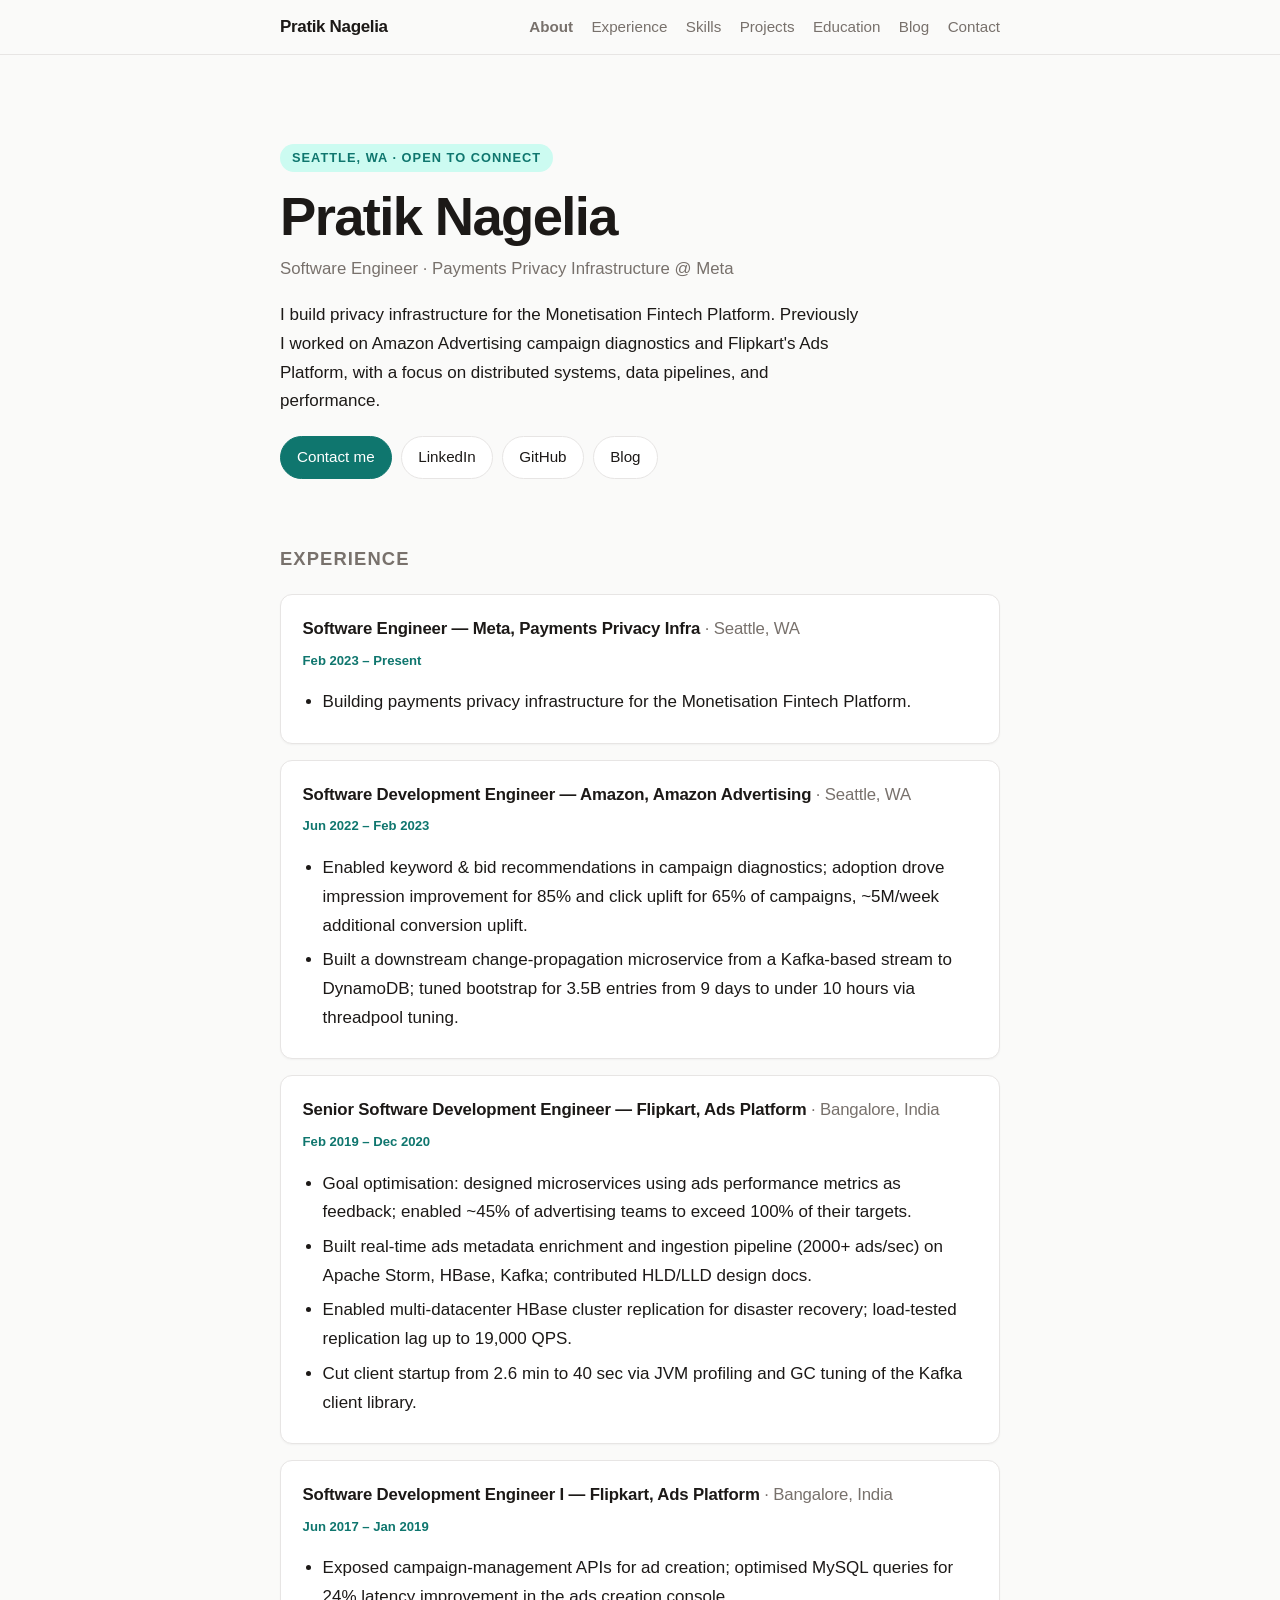
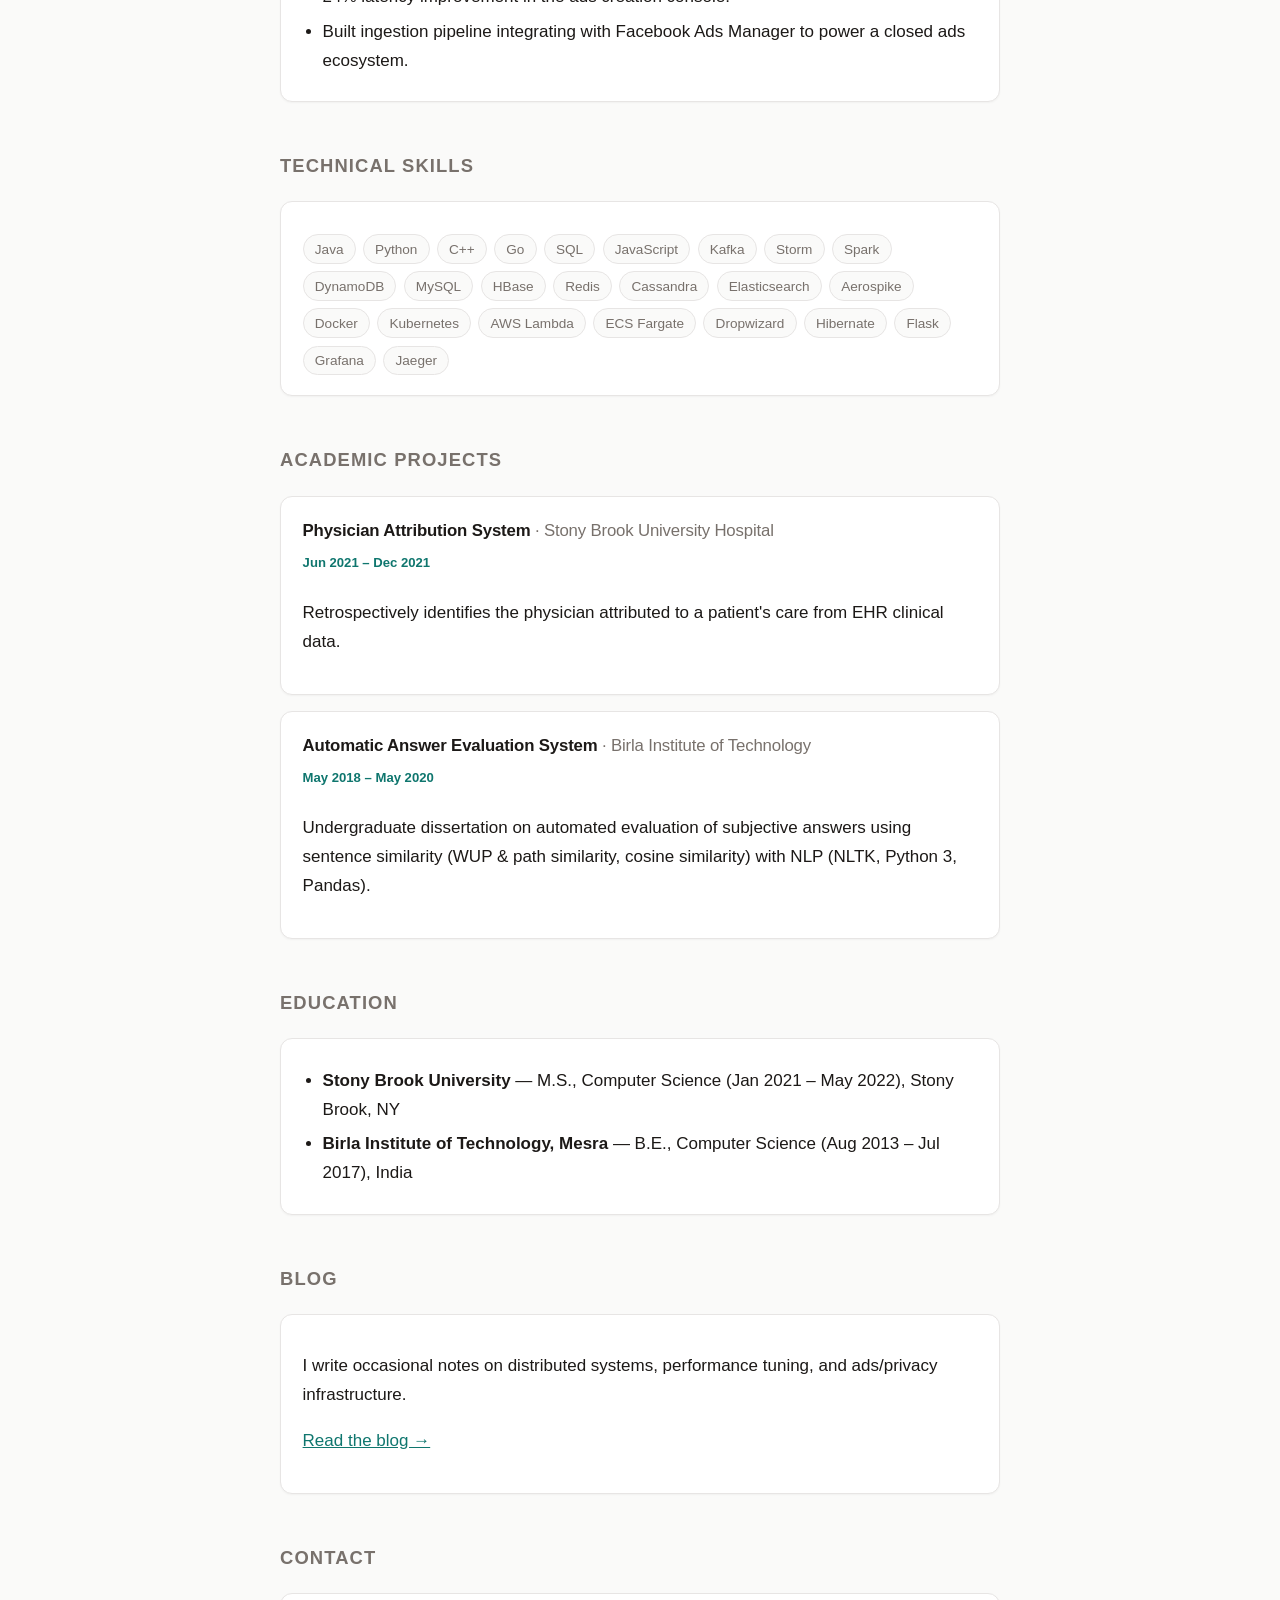
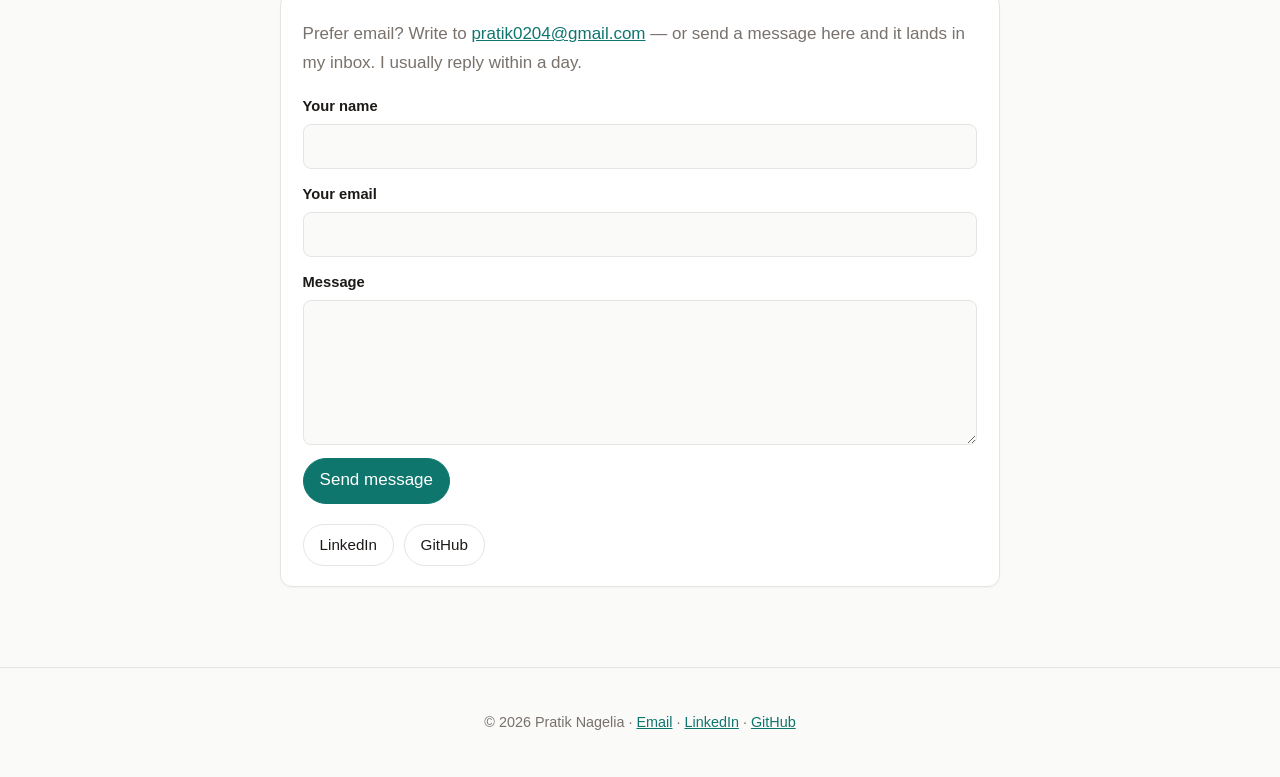
<file: index.html>
<!DOCTYPE html>
<html lang="en">
<head>
  <meta charset="utf-8">
  <meta name="viewport" content="width=device-width, initial-scale=1">
  <title>Pratik Nagelia — Software Engineer</title>
  <meta name="description" content="Portfolio of Pratik Nagelia, Software Engineer working on payments privacy infrastructure.">
  <link rel="stylesheet" href="styles.css">
</head>
<body>
  <header class="site-header">
    <nav class="nav" aria-label="Main">
      <a class="brand" href="index.html">Pratik Nagelia</a>
      <button class="nav-toggle" aria-expanded="false" aria-controls="nav-links">Menu</button>
      <div class="nav-links" id="nav-links">
        <a href="#about">About</a>
        <a href="#experience">Experience</a>
        <a href="#skills">Skills</a>
        <a href="#projects">Projects</a>
        <a href="#education">Education</a>
        <a href="blog/">Blog</a>
        <a href="#contact">Contact</a>
      </div>
    </nav>
  </header>

  <main>
    <section class="hero" id="about">
      <span class="eyebrow">Seattle, WA · Open to connect</span>
      <h1>Pratik Nagelia</h1>
      <p class="subtitle">Software Engineer · Payments Privacy Infrastructure @ Meta</p>
      <p>I build privacy infrastructure for the Monetisation Fintech Platform. Previously I worked on Amazon Advertising campaign diagnostics and Flipkart's Ads Platform, with a focus on distributed systems, data pipelines, and performance.</p>
      <div class="contact-row">
        <a class="btn primary" href="#contact">Contact me</a>
        <a class="btn" href="https://www.linkedin.com/in/pratik-nagelia" rel="noopener">LinkedIn</a>
        <a class="btn" href="https://github.com/pratik-nagelia" rel="noopener">GitHub</a>
        <a class="btn" href="blog/">Blog</a>
      </div>
    </section>

    <section id="experience">
      <h2>Experience</h2>
      <article class="card">
        <h3>Software Engineer — Meta, Payments Privacy Infra <span class="where">· Seattle, WA</span></h3>
        <p class="when">Feb 2023 – Present</p>
        <ul>
          <li>Building payments privacy infrastructure for the Monetisation Fintech Platform.</li>
        </ul>
      </article>
      <article class="card">
        <h3>Software Development Engineer — Amazon, Amazon Advertising <span class="where">· Seattle, WA</span></h3>
        <p class="when">Jun 2022 – Feb 2023</p>
        <ul>
          <li>Enabled keyword &amp; bid recommendations in campaign diagnostics; adoption drove impression improvement for 85% and click uplift for 65% of campaigns, ~5M/week additional conversion uplift.</li>
          <li>Built a downstream change-propagation microservice from a Kafka-based stream to DynamoDB; tuned bootstrap for 3.5B entries from 9 days to under 10 hours via threadpool tuning.</li>
        </ul>
      </article>
      <article class="card">
        <h3>Senior Software Development Engineer — Flipkart, Ads Platform <span class="where">· Bangalore, India</span></h3>
        <p class="when">Feb 2019 – Dec 2020</p>
        <ul>
          <li>Goal optimisation: designed microservices using ads performance metrics as feedback; enabled ~45% of advertising teams to exceed 100% of their targets.</li>
          <li>Built real-time ads metadata enrichment and ingestion pipeline (2000+ ads/sec) on Apache Storm, HBase, Kafka; contributed HLD/LLD design docs.</li>
          <li>Enabled multi-datacenter HBase cluster replication for disaster recovery; load-tested replication lag up to 19,000 QPS.</li>
          <li>Cut client startup from 2.6 min to 40 sec via JVM profiling and GC tuning of the Kafka client library.</li>
        </ul>
      </article>
      <article class="card">
        <h3>Software Development Engineer I — Flipkart, Ads Platform <span class="where">· Bangalore, India</span></h3>
        <p class="when">Jun 2017 – Jan 2019</p>
        <ul>
          <li>Exposed campaign-management APIs for ad creation; optimised MySQL queries for 24% latency improvement in the ads creation console.</li>
          <li>Built ingestion pipeline integrating with Facebook Ads Manager to power a closed ads ecosystem.</li>
        </ul>
      </article>
    </section>

    <section id="skills">
      <h2>Technical skills</h2>
      <div class="card">
        <ul class="tags">
          <li>Java</li><li>Python</li><li>C++</li><li>Go</li><li>SQL</li><li>JavaScript</li>
          <li>Kafka</li><li>Storm</li><li>Spark</li><li>DynamoDB</li><li>MySQL</li><li>HBase</li>
          <li>Redis</li><li>Cassandra</li><li>Elasticsearch</li><li>Aerospike</li>
          <li>Docker</li><li>Kubernetes</li><li>AWS Lambda</li><li>ECS Fargate</li>
          <li>Dropwizard</li><li>Hibernate</li><li>Flask</li><li>Grafana</li><li>Jaeger</li>
        </ul>
      </div>
    </section>

    <section id="projects">
      <h2>Academic projects</h2>
      <article class="card">
        <h3>Physician Attribution System <span class="where">· Stony Brook University Hospital</span></h3>
        <p class="when">Jun 2021 – Dec 2021</p>
        <p>Retrospectively identifies the physician attributed to a patient's care from EHR clinical data.</p>
      </article>
      <article class="card">
        <h3>Automatic Answer Evaluation System <span class="where">· Birla Institute of Technology</span></h3>
        <p class="when">May 2018 – May 2020</p>
        <p>Undergraduate dissertation on automated evaluation of subjective answers using sentence similarity (WUP &amp; path similarity, cosine similarity) with NLP (NLTK, Python 3, Pandas).</p>
      </article>
    </section>

    <section id="education">
      <h2>Education</h2>
      <div class="card">
        <ul>
          <li><strong>Stony Brook University</strong> — M.S., Computer Science (Jan 2021 – May 2022), Stony Brook, NY</li>
          <li><strong>Birla Institute of Technology, Mesra</strong> — B.E., Computer Science (Aug 2013 – Jul 2017), India</li>
        </ul>
      </div>
    </section>

    <section id="blog-teaser">
      <h2>Blog</h2>
      <div class="card">
        <p>I write occasional notes on distributed systems, performance tuning, and ads/privacy infrastructure.</p>
        <p><a href="blog/">Read the blog →</a></p>
      </div>
    </section>

    <section id="contact">
      <h2>Contact</h2>
      <div class="card contact-card">
        <p>Prefer email? Write to <a href="mailto:pratik0204@gmail.com">pratik0204@gmail.com</a> — or send a message here and it lands in my inbox. I usually reply within a day.</p>
        <form class="contact-form" action="https://formsubmit.co/pratik0204@gmail.com" method="POST">
          <input type="hidden" name="_subject" value="New message from your portfolio site">
          <input type="hidden" name="_captcha" value="false">
          <label>Your name
            <input type="text" name="name" autocomplete="name" required>
          </label>
          <label>Your email
            <input type="email" name="email" autocomplete="email" required>
          </label>
          <label>Message
            <textarea name="message" rows="5" required></textarea>
          </label>
          <button class="btn primary" type="submit">Send message</button>
        </form>
        <div class="contact-row">
          <a class="btn" href="https://www.linkedin.com/in/pratik-nagelia" rel="noopener">LinkedIn</a>
          <a class="btn" href="https://github.com/pratik-nagelia" rel="noopener">GitHub</a>
        </div>
      </div>
    </section>
  </main>

  <footer class="site-footer">
    <p>© <span id="year"></span> Pratik Nagelia · <a href="mailto:pratik0204@gmail.com">Email</a> · <a href="https://www.linkedin.com/in/pratik-nagelia" rel="noopener">LinkedIn</a> · <a href="https://github.com/pratik-nagelia" rel="noopener">GitHub</a></p>
  </footer>

  <script src="script.js"></script>
</body>
</html>
</file>
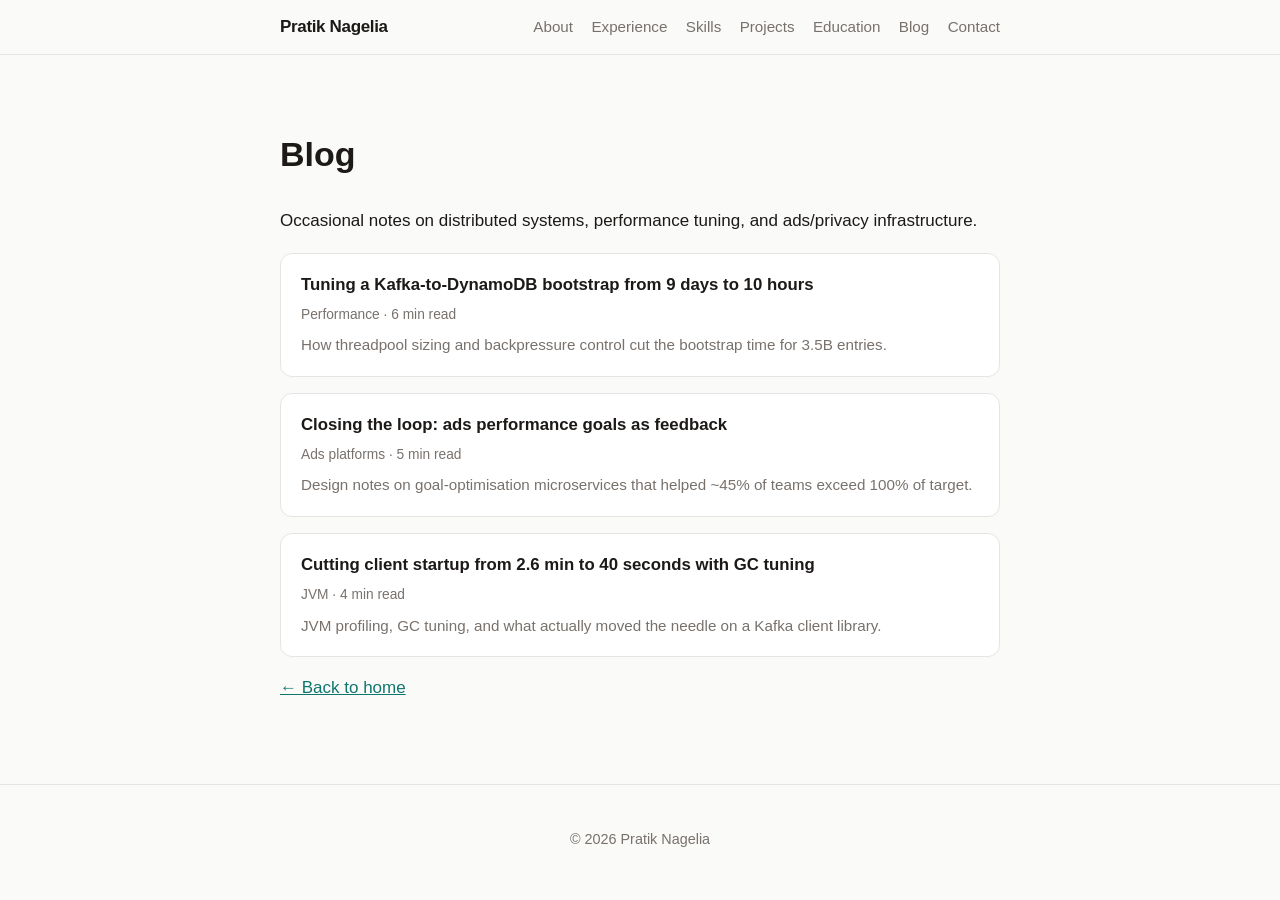
<file: blog/index.html>
<!DOCTYPE html>
<html lang="en">
<head>
  <meta charset="utf-8">
  <meta name="viewport" content="width=device-width, initial-scale=1">
  <title>Blog — Pratik Nagelia</title>
  <meta name="description" content="Notes on distributed systems, performance, and ads/privacy infrastructure.">
  <link rel="stylesheet" href="../styles.css">
</head>
<body>
  <header class="site-header">
    <nav class="nav" aria-label="Main">
      <a class="brand" href="../index.html">Pratik Nagelia</a>
      <button class="nav-toggle" aria-expanded="false" aria-controls="nav-links">Menu</button>
      <div class="nav-links" id="nav-links">
        <a href="../index.html#about">About</a>
        <a href="../index.html#experience">Experience</a>
        <a href="../index.html#skills">Skills</a>
        <a href="../index.html#projects">Projects</a>
        <a href="../index.html#education">Education</a>
        <a href="./">Blog</a>
        <a href="../index.html#contact">Contact</a>
      </div>
    </nav>
  </header>

  <main>
    <h1>Blog</h1>
    <p>Occasional notes on distributed systems, performance tuning, and ads/privacy infrastructure.</p>
    <ul class="post-list">
      <li>
        <a class="post-title" href="kafka-to-dynamodb-bootstrap.html">Tuning a Kafka-to-DynamoDB bootstrap from 9 days to 10 hours</a>
        <span class="post-meta">Performance · 6 min read</span>
        <p>How threadpool sizing and backpressure control cut the bootstrap time for 3.5B entries.</p>
      </li>
      <li>
        <a class="post-title" href="ads-feedback-loops.html">Closing the loop: ads performance goals as feedback</a>
        <span class="post-meta">Ads platforms · 5 min read</span>
        <p>Design notes on goal-optimisation microservices that helped ~45% of teams exceed 100% of target.</p>
      </li>
      <li>
        <a class="post-title" href="kafka-client-gc-tuning.html">Cutting client startup from 2.6 min to 40 seconds with GC tuning</a>
        <span class="post-meta">JVM · 4 min read</span>
        <p>JVM profiling, GC tuning, and what actually moved the needle on a Kafka client library.</p>
      </li>
    </ul>
    <p><a href="../index.html">← Back to home</a></p>
  </main>

  <footer class="site-footer">
    <p>© <span id="year"></span> Pratik Nagelia</p>
  </footer>
  <script src="../script.js"></script>
</body>
</html>
</file>
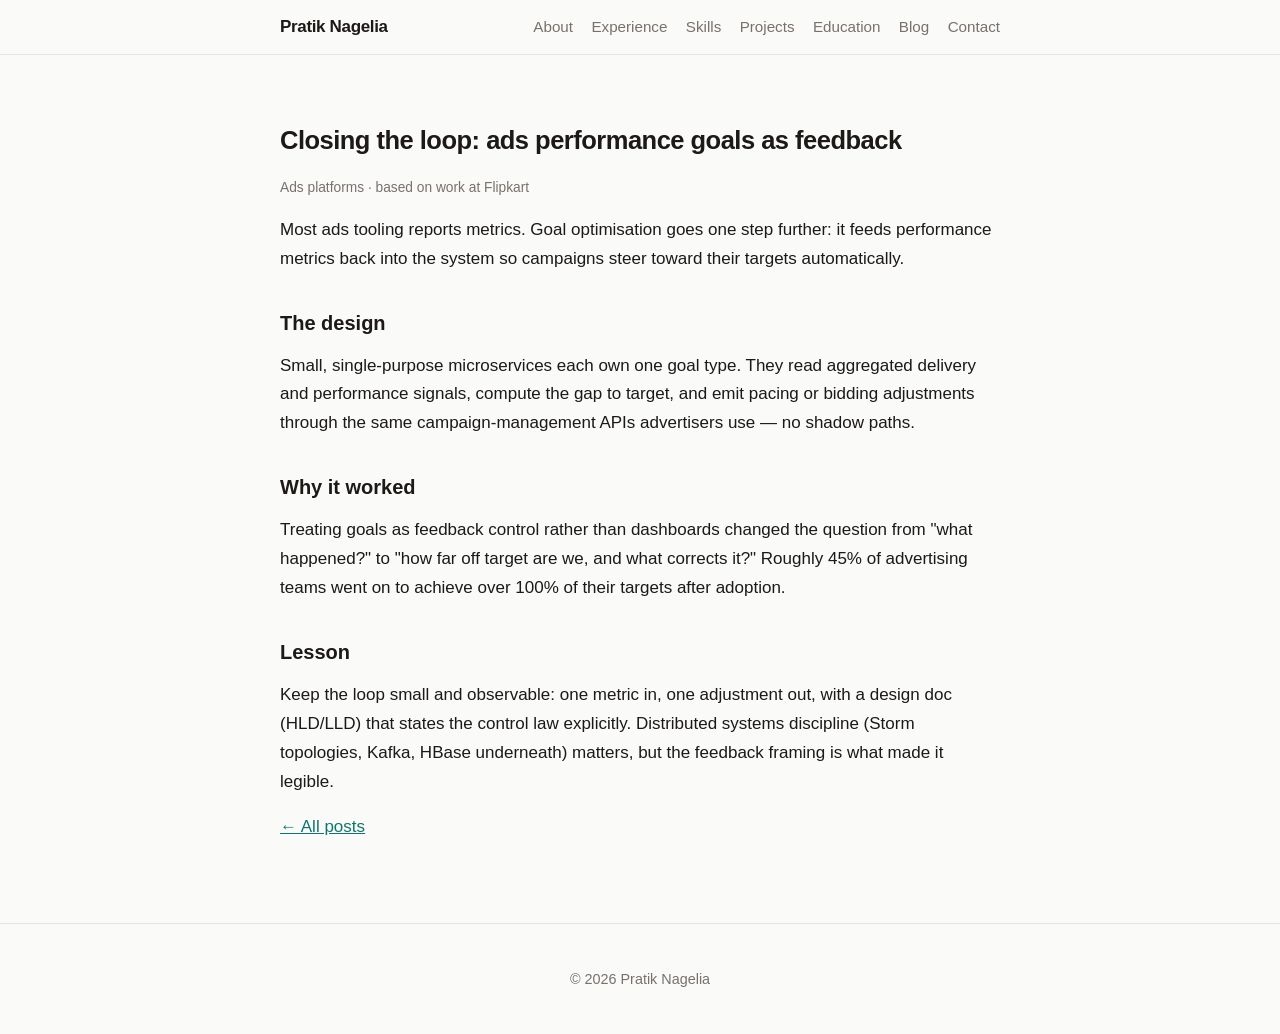
<file: blog/ads-feedback-loops.html>
<!DOCTYPE html>
<html lang="en">
<head>
  <meta charset="utf-8">
  <meta name="viewport" content="width=device-width, initial-scale=1">
  <title>Closing the loop: ads performance goals as feedback — Pratik Nagelia</title>
  <link rel="stylesheet" href="../styles.css">
</head>
<body>
  <header class="site-header">
    <nav class="nav" aria-label="Main">
      <a class="brand" href="../index.html">Pratik Nagelia</a>
      <button class="nav-toggle" aria-expanded="false" aria-controls="nav-links">Menu</button>
      <div class="nav-links" id="nav-links">
        <a href="../index.html#about">About</a>
        <a href="../index.html#experience">Experience</a>
        <a href="../index.html#skills">Skills</a>
        <a href="../index.html#projects">Projects</a>
        <a href="../index.html#education">Education</a>
        <a href="./">Blog</a>
        <a href="../index.html#contact">Contact</a>
      </div>
    </nav>
  </header>
  <main>
    <article class="post">
      <h1>Closing the loop: ads performance goals as feedback</h1>
      <p class="post-meta">Ads platforms · based on work at Flipkart</p>
      <p>Most ads tooling reports metrics. Goal optimisation goes one step further: it feeds performance metrics back into the system so campaigns steer toward their targets automatically.</p>
      <h2>The design</h2>
      <p>Small, single-purpose microservices each own one goal type. They read aggregated delivery and performance signals, compute the gap to target, and emit pacing or bidding adjustments through the same campaign-management APIs advertisers use — no shadow paths.</p>
      <h2>Why it worked</h2>
      <p>Treating goals as feedback control rather than dashboards changed the question from "what happened?" to "how far off target are we, and what corrects it?" Roughly 45% of advertising teams went on to achieve over 100% of their targets after adoption.</p>
      <h2>Lesson</h2>
      <p>Keep the loop small and observable: one metric in, one adjustment out, with a design doc (HLD/LLD) that states the control law explicitly. Distributed systems discipline (Storm topologies, Kafka, HBase underneath) matters, but the feedback framing is what made it legible.</p>
    </article>
    <p><a href="./">← All posts</a></p>
  </main>
  <footer class="site-footer"><p>© <span id="year"></span> Pratik Nagelia</p></footer>
  <script src="../script.js"></script>
</body>
</html>
</file>
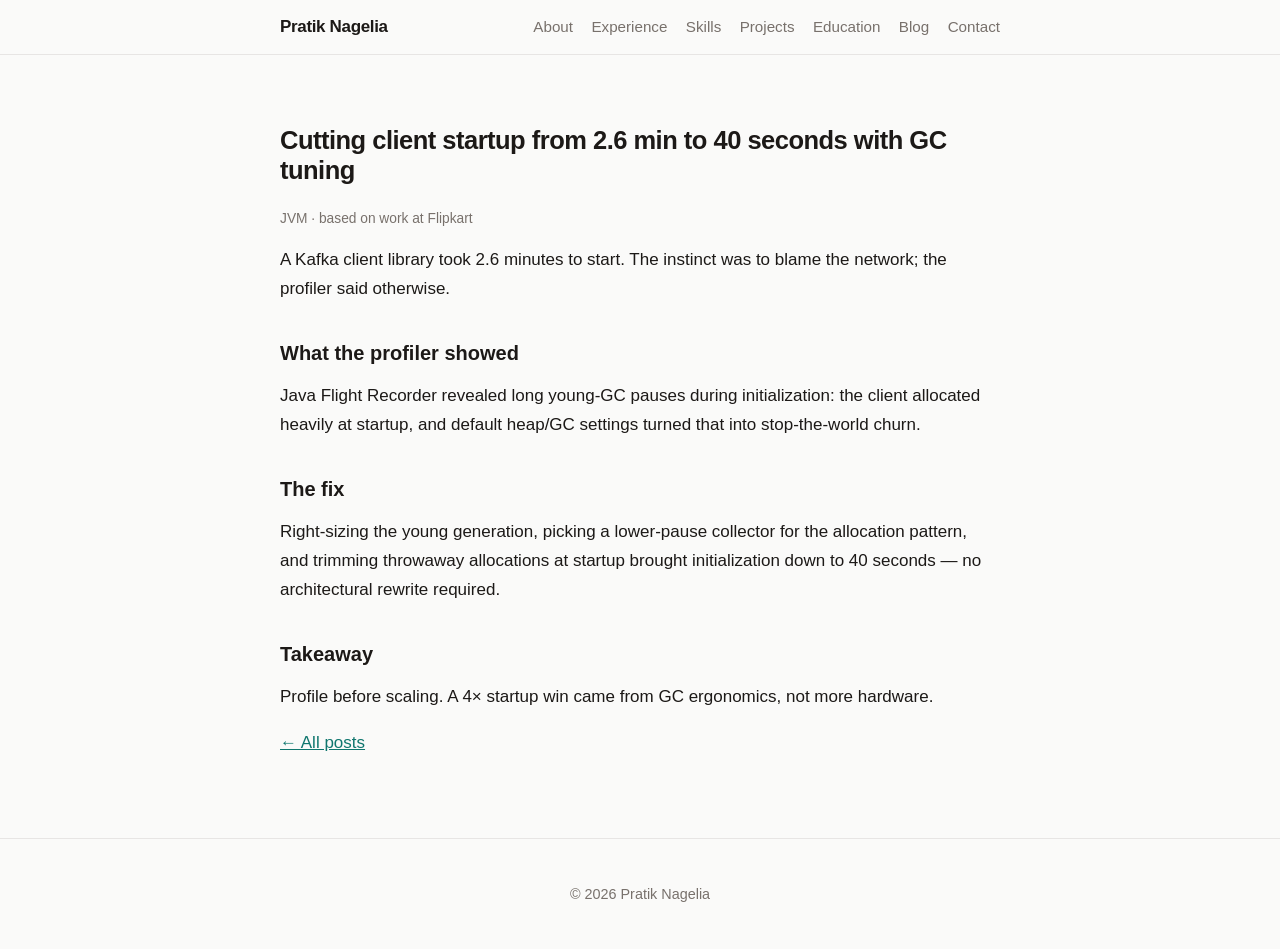
<file: blog/kafka-client-gc-tuning.html>
<!DOCTYPE html>
<html lang="en">
<head>
  <meta charset="utf-8">
  <meta name="viewport" content="width=device-width, initial-scale=1">
  <title>Cutting client startup with GC tuning — Pratik Nagelia</title>
  <link rel="stylesheet" href="../styles.css">
</head>
<body>
  <header class="site-header">
    <nav class="nav" aria-label="Main">
      <a class="brand" href="../index.html">Pratik Nagelia</a>
      <button class="nav-toggle" aria-expanded="false" aria-controls="nav-links">Menu</button>
      <div class="nav-links" id="nav-links">
        <a href="../index.html#about">About</a>
        <a href="../index.html#experience">Experience</a>
        <a href="../index.html#skills">Skills</a>
        <a href="../index.html#projects">Projects</a>
        <a href="../index.html#education">Education</a>
        <a href="./">Blog</a>
        <a href="../index.html#contact">Contact</a>
      </div>
    </nav>
  </header>
  <main>
    <article class="post">
      <h1>Cutting client startup from 2.6 min to 40 seconds with GC tuning</h1>
      <p class="post-meta">JVM · based on work at Flipkart</p>
      <p>A Kafka client library took 2.6 minutes to start. The instinct was to blame the network; the profiler said otherwise.</p>
      <h2>What the profiler showed</h2>
      <p>Java Flight Recorder revealed long young-GC pauses during initialization: the client allocated heavily at startup, and default heap/GC settings turned that into stop-the-world churn.</p>
      <h2>The fix</h2>
      <p>Right-sizing the young generation, picking a lower-pause collector for the allocation pattern, and trimming throwaway allocations at startup brought initialization down to 40 seconds — no architectural rewrite required.</p>
      <h2>Takeaway</h2>
      <p>Profile before scaling. A 4× startup win came from GC ergonomics, not more hardware.</p>
    </article>
    <p><a href="./">← All posts</a></p>
  </main>
  <footer class="site-footer"><p>© <span id="year"></span> Pratik Nagelia</p></footer>
  <script src="../script.js"></script>
</body>
</html>
</file>
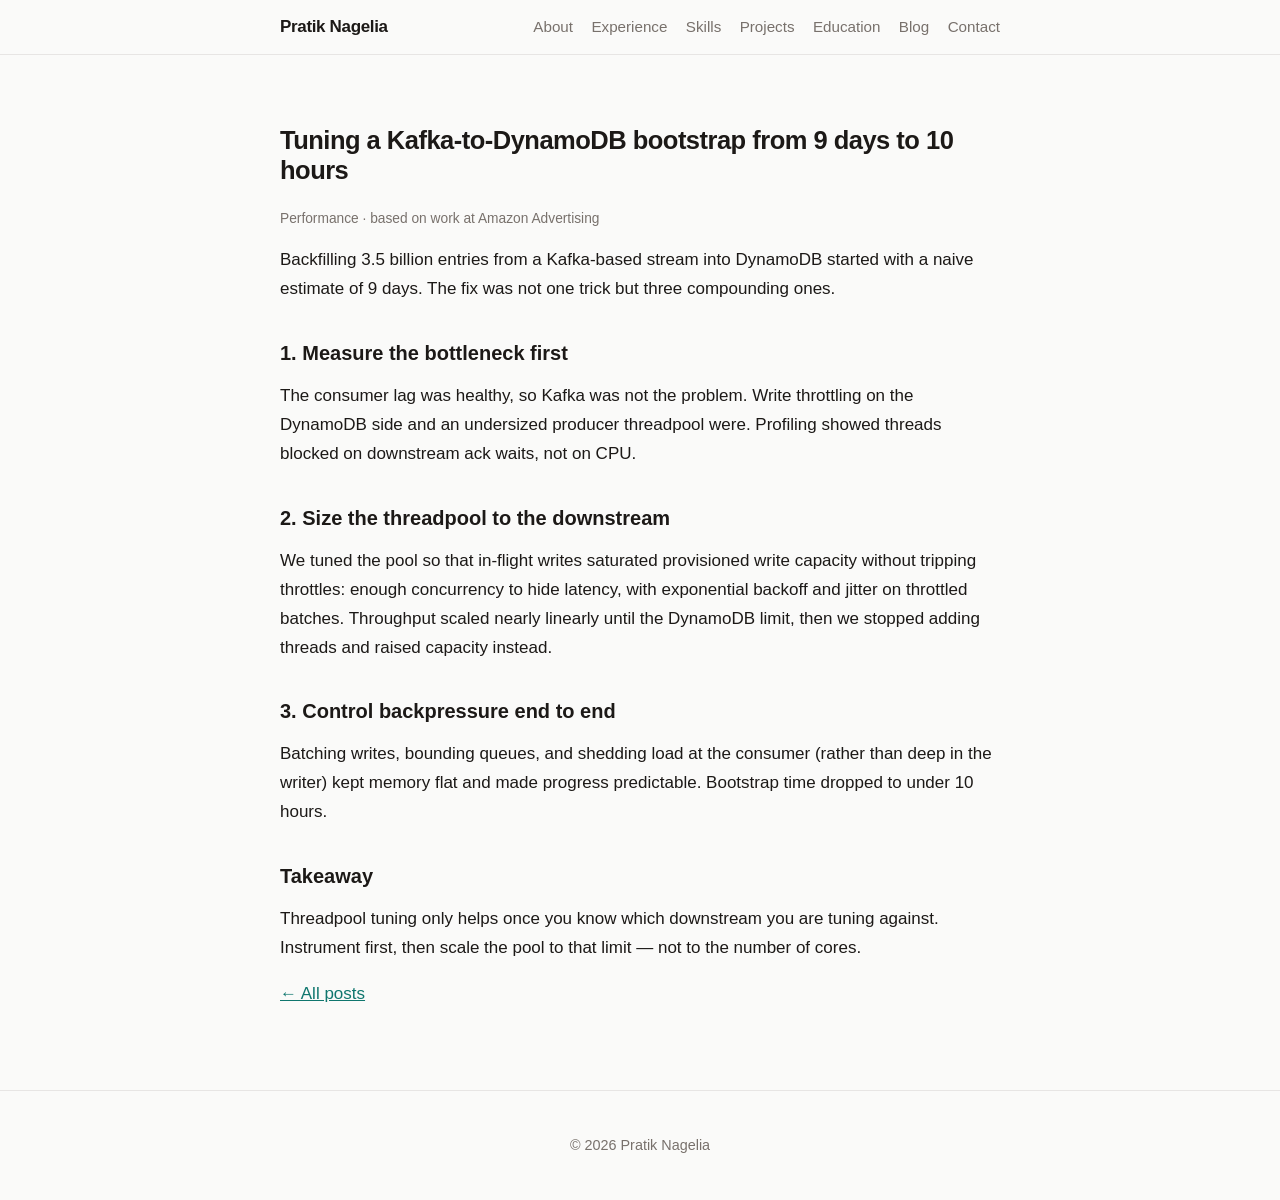
<file: blog/kafka-to-dynamodb-bootstrap.html>
<!DOCTYPE html>
<html lang="en">
<head>
  <meta charset="utf-8">
  <meta name="viewport" content="width=device-width, initial-scale=1">
  <title>Tuning a Kafka-to-DynamoDB bootstrap — Pratik Nagelia</title>
  <link rel="stylesheet" href="../styles.css">
</head>
<body>
  <header class="site-header">
    <nav class="nav" aria-label="Main">
      <a class="brand" href="../index.html">Pratik Nagelia</a>
      <button class="nav-toggle" aria-expanded="false" aria-controls="nav-links">Menu</button>
      <div class="nav-links" id="nav-links">
        <a href="../index.html#about">About</a>
        <a href="../index.html#experience">Experience</a>
        <a href="../index.html#skills">Skills</a>
        <a href="../index.html#projects">Projects</a>
        <a href="../index.html#education">Education</a>
        <a href="./">Blog</a>
        <a href="../index.html#contact">Contact</a>
      </div>
    </nav>
  </header>
  <main>
    <article class="post">
      <h1>Tuning a Kafka-to-DynamoDB bootstrap from 9 days to 10 hours</h1>
      <p class="post-meta">Performance · based on work at Amazon Advertising</p>
      <p>Backfilling 3.5 billion entries from a Kafka-based stream into DynamoDB started with a naive estimate of 9 days. The fix was not one trick but three compounding ones.</p>
      <h2>1. Measure the bottleneck first</h2>
      <p>The consumer lag was healthy, so Kafka was not the problem. Write throttling on the DynamoDB side and an undersized producer threadpool were. Profiling showed threads blocked on downstream ack waits, not on CPU.</p>
      <h2>2. Size the threadpool to the downstream</h2>
      <p>We tuned the pool so that in-flight writes saturated provisioned write capacity without tripping throttles: enough concurrency to hide latency, with exponential backoff and jitter on throttled batches. Throughput scaled nearly linearly until the DynamoDB limit, then we stopped adding threads and raised capacity instead.</p>
      <h2>3. Control backpressure end to end</h2>
      <p>Batching writes, bounding queues, and shedding load at the consumer (rather than deep in the writer) kept memory flat and made progress predictable. Bootstrap time dropped to under 10 hours.</p>
      <h2>Takeaway</h2>
      <p>Threadpool tuning only helps once you know which downstream you are tuning against. Instrument first, then scale the pool to that limit — not to the number of cores.</p>
    </article>
    <p><a href="./">← All posts</a></p>
  </main>
  <footer class="site-footer"><p>© <span id="year"></span> Pratik Nagelia</p></footer>
  <script src="../script.js"></script>
</body>
</html>
</file>
<file: styles.css>
:root {
  --bg: #fafaf9;
  --card: #ffffff;
  --fg: #1c1917;
  --muted: #78716c;
  --line: #e7e5e4;
  --accent: #0f766e;
  --accent-soft: #ccfbf1;
  --max: 760px;
  --radius: 12px;
}

* { box-sizing: border-box; }

body {
  margin: 0;
  background: var(--bg);
  color: var(--fg);
  font-family: "Inter", -apple-system, BlinkMacSystemFont, "Segoe UI", Roboto, Helvetica, Arial, sans-serif;
  line-height: 1.7;
  font-size: 17px;
}

.site-header {
  border-bottom: 1px solid var(--line);
  background: rgba(250, 250, 249, 0.92);
  backdrop-filter: blur(8px);
  position: sticky;
  top: 0;
  z-index: 10;
}

.nav {
  max-width: var(--max);
  margin: 0 auto;
  padding: 0.8rem 1.25rem;
  display: flex;
  align-items: center;
  justify-content: space-between;
  gap: 1rem;
}

.brand {
  font-weight: 800;
  letter-spacing: -0.02em;
  color: var(--fg);
  text-decoration: none;
}

.nav-links { display: flex; gap: 1.15rem; flex-wrap: wrap; }
.nav-links a { color: var(--muted); text-decoration: none; font-size: 0.95rem; }
.nav-links a:hover { color: var(--fg); }

.nav-toggle { display: none; }

main {
  max-width: var(--max);
  margin: 0 auto;
  padding: 3rem 1.25rem 4rem;
}

.hero {
  padding: 2.5rem 0 1rem;
}

.eyebrow {
  display: inline-block;
  font-size: 0.8rem;
  font-weight: 700;
  letter-spacing: 0.08em;
  text-transform: uppercase;
  color: var(--accent);
  background: var(--accent-soft);
  border-radius: 999px;
  padding: 0.2rem 0.75rem;
  margin-bottom: 1rem;
}

.hero h1 {
  font-size: clamp(2.4rem, 6vw, 3.4rem);
  line-height: 1.08;
  margin: 0 0 0.5rem;
  letter-spacing: -0.03em;
}

.subtitle { color: var(--muted); margin-top: 0; font-size: 1.05rem; }
.hero p { max-width: 62ch; }

.contact-row { display: flex; gap: 0.6rem; flex-wrap: wrap; margin-top: 1.25rem; }

.btn {
  display: inline-block;
  border: 1px solid var(--line);
  border-radius: 999px;
  padding: 0.45rem 1rem;
  text-decoration: none;
  color: var(--fg);
  background: var(--card);
  font-size: 0.95rem;
  transition: border-color 0.15s ease, transform 0.15s ease;
}
.btn:hover { border-color: var(--accent); transform: translateY(-1px); }
.btn.primary { background: var(--accent); border-color: var(--accent); color: #fff; }

h2 {
  font-size: 1.15rem;
  letter-spacing: 0.06em;
  text-transform: uppercase;
  color: var(--muted);
  margin: 3rem 0 1.25rem;
}

.card {
  background: var(--card);
  border: 1px solid var(--line);
  border-radius: var(--radius);
  padding: 1.25rem 1.35rem;
  margin-bottom: 1rem;
  box-shadow: 0 1px 2px rgba(28, 25, 23, 0.04);
}

.card h3 { font-size: 1.05rem; margin: 0 0 0.15rem; letter-spacing: -0.01em; }
.where { color: var(--muted); font-weight: 400; }
.when {
  display: inline-block;
  color: var(--accent);
  font-size: 0.82rem;
  font-weight: 600;
  margin: 0.15rem 0 0.5rem;
}

ul { padding-left: 1.25rem; margin: 0.5rem 0 0; }
li { margin-bottom: 0.35rem; }

.tags { display: flex; flex-wrap: wrap; gap: 0.45rem; list-style: none; padding: 0; margin: 0.75rem 0 0; }
.tags li {
  margin: 0;
  font-size: 0.85rem;
  background: var(--bg);
  border: 1px solid var(--line);
  border-radius: 999px;
  padding: 0.15rem 0.7rem;
  color: var(--muted);
}

.post-list { list-style: none; padding: 0; margin: 0; }
.post-list li {
  margin: 0 0 1rem;
  background: var(--card);
  border: 1px solid var(--line);
  border-radius: var(--radius);
  padding: 1.1rem 1.25rem;
}
.post-list a.post-title { font-weight: 700; color: var(--fg); text-decoration: none; font-size: 1.05rem; }
.post-list a.post-title:hover { color: var(--accent); }
.post-meta { color: var(--muted); font-size: 0.86rem; display: block; margin: 0.15rem 0 0.4rem; }
.post-list p { margin: 0.25rem 0 0; color: var(--muted); font-size: 0.95rem; }

article.post h1 { letter-spacing: -0.02em; line-height: 1.2; }
article.post h2 { text-transform: none; letter-spacing: 0; color: var(--fg); font-size: 1.25rem; margin: 2rem 0 0.75rem; }
article.post p { margin: 0 0 1rem; }

.contact-card { text-align: left; }
.contact-card p { margin: 0.4rem 0 1rem; color: var(--muted); }

.contact-form { display: grid; gap: 0.85rem; margin: 0 0 1.25rem; }
.contact-form label { display: grid; gap: 0.3rem; font-size: 0.92rem; font-weight: 600; }
.contact-form input,
.contact-form textarea {
  font: inherit;
  font-weight: 400;
  color: var(--fg);
  background: var(--bg);
  border: 1px solid var(--line);
  border-radius: 8px;
  padding: 0.55rem 0.7rem;
  width: 100%;
}
.contact-form input:focus,
.contact-form textarea:focus { outline: 2px solid var(--accent); outline-offset: 1px; }
.contact-form textarea { resize: vertical; }
.contact-form button { justify-self: start; cursor: pointer; font: inherit; }

.site-footer {
  border-top: 1px solid var(--line);
  text-align: center;
  color: var(--muted);
  font-size: 0.9rem;
  padding: 1.75rem 1.25rem;
}

a { color: var(--accent); }

@media (max-width: 640px) {
  main { padding-top: 2rem; }
  .nav-toggle {
    display: inline-block;
    background: var(--card);
    border: 1px solid var(--line);
    border-radius: 8px;
    padding: 0.35rem 0.6rem;
    font-size: 0.9rem;
  }
  .nav-links { display: none; width: 100%; flex-direction: column; gap: 0.5rem; }
  .nav-links.open { display: flex; }
  .nav { flex-wrap: wrap; }
}
</file>
